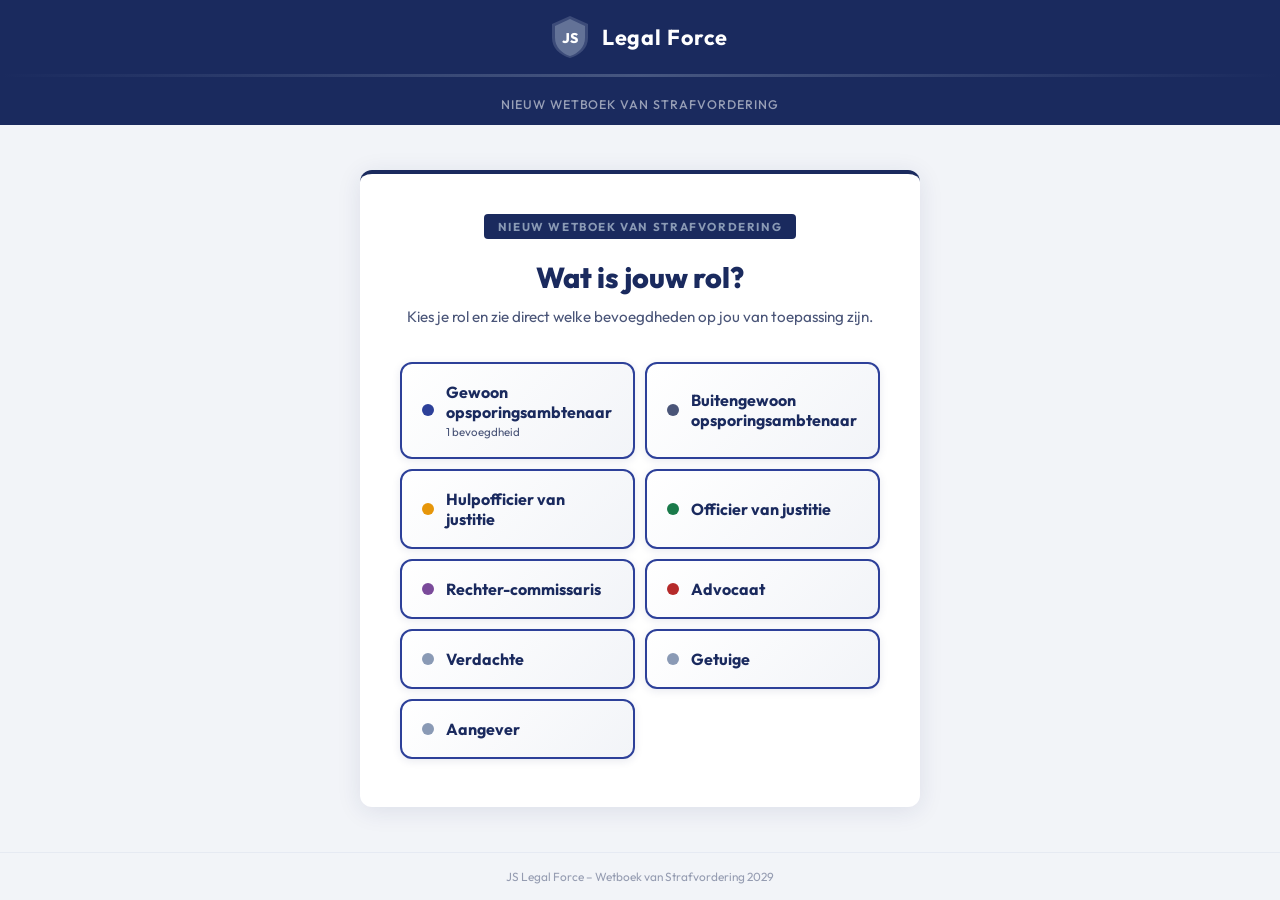
<file: index.html>
<!DOCTYPE html>
<html lang="nl">
<head>
<meta charset="UTF-8">
<meta name="viewport" content="width=device-width, initial-scale=1.0">
<title>Wetboek van Strafvordering – JS Legal Force</title>
<link rel="preconnect" href="https://fonts.googleapis.com">
<link href="https://fonts.googleapis.com/css2?family=Outfit:wght@400;500;600;700;800&display=swap" rel="stylesheet">
<style>
:root {
  --blauw:       rgb(26,42,94);
  --blauw-mid:   rgb(36,53,128);
  --blauw-licht: rgb(45,64,153);
  --zilver:      rgb(138,154,181);
  --achtergrond: rgb(242,244,248);
  --grijs-mid:   rgb(221,226,239);
  --wit:         #ffffff;
  --tekst:       rgb(26,42,94);
  --tekst-mid:   rgb(74,85,120);
  --groen:       rgb(26,122,74);
  --groen-licht: rgb(230,244,237);
  --rood:        rgb(181,42,42);
  --rood-licht:  rgb(250,234,234);
  --shadow:      0 4px 24px rgba(26,42,94,0.10);
  --radius:      12px;
}
*,*::before,*::after{box-sizing:border-box;margin:0;padding:0;}
html{font-size:16px;scroll-behavior:smooth;}
body{font-family:'Outfit',sans-serif;background:var(--achtergrond);color:var(--tekst);min-height:100vh;display:flex;flex-direction:column;}

/* ── Header ── */
.header{background:var(--blauw);}
.header-inner{display:flex;align-items:center;justify-content:center;gap:14px;padding:16px 24px;}
.header-schild{width:36px;height:42px;flex-shrink:0;}
.header-naam{font-weight:700;font-size:1.35rem;letter-spacing:0.04em;color:var(--wit);}
.header-lijn{height:3px;background:linear-gradient(90deg,transparent,var(--zilver),transparent);opacity:0.4;}
.header-sub{text-align:center;padding:20px 24px 13px;font-size:0.78rem;color:rgba(255,255,255,0.55);letter-spacing:0.08em;text-transform:uppercase;font-weight:500;}

/* ── Startscherm ── */
#scherm-start{flex:1;display:flex;align-items:center;justify-content:center;padding:32px 16px;}
.start-kaart{background:var(--wit);border-radius:var(--radius);box-shadow:var(--shadow);border-top:4px solid var(--blauw);padding:40px;width:100%;max-width:560px;text-align:center;}
.start-badge{display:inline-block;background:var(--blauw);color:var(--zilver);font-size:0.72rem;font-weight:700;letter-spacing:0.14em;text-transform:uppercase;padding:5px 14px;border-radius:4px;margin-bottom:20px;}
.start-titel{font-weight:800;font-size:1.8rem;color:var(--blauw);margin-bottom:10px;}
.start-sub{font-size:0.95rem;color:var(--tekst-mid);margin-bottom:32px;line-height:1.6;}
.rol-grid{display:grid;grid-template-columns:1fr 1fr;gap:10px;margin-bottom:8px;}
@media(max-width:480px){.rol-grid{grid-template-columns:1fr;}}
.rol-knop{display:flex;align-items:center;gap:12px;padding:18px 20px;background:linear-gradient(135deg, var(--wit) 0%, var(--achtergrond) 100%);border:2px solid var(--blauw-licht);border-radius:12px;cursor:pointer;text-align:left;transition:all 0.3s;font-family:'Outfit',sans-serif;box-shadow: 0 2px 8px rgba(26,42,94,0.1);}
.rol-knop:hover{background:linear-gradient(135deg, #f0f2f5 0%, #e8ecf5 100%);border-color:var(--blauw);transform:translateY(-1px);box-shadow: 0 4px 12px rgba(26,42,94,0.15);}
.rol-bol{width:12px;height:12px;border-radius:50%;flex-shrink:0;}
.rol-knop-naam{font-size:1rem;font-weight:700;color:var(--tekst);}

/* ── Bevoegdhedenscherm ── */
#scherm-bev{display:none;flex:1;flex-direction:column;}
.bev-header{background:var(--blauw);padding:12px 24px;display:flex;align-items:center;gap:12px;}
.terug-knop{display:flex;align-items:center;gap:6px;background:rgba(255,255,255,0.12);border:1px solid rgba(255,255,255,0.2);border-radius:7px;padding:7px 13px;color:var(--wit);font-family:'Outfit',sans-serif;font-size:0.82rem;font-weight:600;cursor:pointer;transition:all 0.2s;}
.terug-knop:hover{background:rgba(255,255,255,0.2);}
.bev-header-rol{display:flex;align-items:center;gap:8px;flex:1;}
.bev-header-bol{width:9px;height:9px;border-radius:50%;flex-shrink:0;}
.bev-header-naam{font-weight:700;font-size:1rem;color:var(--wit);}
.bev-count{font-size:0.75rem;color:rgba(255,255,255,0.55);background:rgba(255,255,255,0.1);padding:3px 10px;border-radius:20px;}

/* Zoekbalk */
.zoek-wrap{padding:16px 20px 10px;max-width:860px;margin:0 auto;width:100%;}
.zoek-inner{display:flex;align-items:center;gap:8px;background:var(--wit);border:2px solid var(--grijs-mid);border-radius:9px;padding:9px 14px;transition:border-color 0.2s;}
.zoek-inner:focus-within{border-color:var(--blauw-licht);}
.zoek-inner svg{color:var(--zilver);flex-shrink:0;}
#zoek-input{flex:1;border:none;outline:none;font-family:'Outfit',sans-serif;font-size:0.95rem;color:var(--tekst);background:transparent;}
#zoek-input::placeholder{color:var(--zilver);}

/* Lijst */
.bev-lijst{flex:1;padding:0 20px 40px;max-width:860px;margin:0 auto;width:100%;display:flex;flex-direction:column;gap:10px;}

/* Bevoegdheid kaart */
.bev-kaart{background:var(--wit);border-radius:var(--radius);box-shadow:var(--shadow);border-top:4px solid var(--blauw);overflow:hidden;transition:box-shadow 0.2s;}
.bev-kaart:hover{box-shadow:0 6px 28px rgba(26,42,94,0.14);}
.bev-kaart.open{border-top-color:var(--blauw-licht);}
.bev-kop{display:flex;align-items:center;gap:12px;padding:15px 20px;cursor:pointer;user-select:none;}
.bev-nr{width:28px;height:28px;border-radius:50%;background:var(--blauw);color:var(--wit);display:flex;align-items:center;justify-content:center;font-size:0.8rem;font-weight:800;flex-shrink:0;}
.bev-naam-wrap{flex:1;}
.bev-naam{font-size:0.95rem;font-weight:700;color:var(--tekst);}
.bev-art{font-size:0.72rem;font-weight:700;background:var(--achtergrond);color:var(--blauw);padding:2px 8px;border-radius:4px;border:1px solid var(--grijs-mid);white-space:nowrap;}
.bev-chev{color:var(--zilver);flex-shrink:0;transition:transform 0.2s;}
.bev-kaart.open .bev-chev{transform:rotate(180deg);color:var(--blauw);}

/* Detail */
.bev-detail{display:none;border-top:2px solid var(--grijs-mid);}
.bev-kaart.open .bev-detail{display:block;}

/* Tabs */
.tab-balk{display:flex;border-bottom:2px solid var(--grijs-mid);padding:0 20px;overflow-x:auto;}
.tab-balk::-webkit-scrollbar{display:none;}
.tab-btn{font-family:'Outfit',sans-serif;font-size:0.78rem;font-weight:700;text-transform:uppercase;letter-spacing:0.08em;color:var(--tekst-mid);background:none;border:none;border-bottom:2px solid transparent;margin-bottom:-2px;padding:10px 14px;cursor:pointer;transition:all 0.15s;white-space:nowrap;}
.tab-btn:hover{color:var(--blauw);}
.tab-btn.actief{color:var(--blauw);border-bottom-color:var(--blauw);}
.tab-win{color:var(--groen);}
.tab-win.actief{color:var(--groen);border-bottom-color:var(--groen);}

.tab-inhoud{display:none;padding:20px;}
.tab-inhoud.actief{display:block;}

/* Artikeltekst kolommen */
.art-grid{display:grid;grid-template-columns:3fr 2fr;gap:14px;}
@media(max-width:600px){.art-grid{grid-template-columns:1fr;}}
.art-col{background:var(--achtergrond);border-radius:9px;overflow:hidden;border:1px solid var(--grijs-mid);}
.art-col-kop{font-size:0.7rem;font-weight:700;text-transform:uppercase;letter-spacing:0.1em;padding:8px 13px;border-bottom:1px solid var(--grijs-mid);}
.art-col-kop.oud{color:var(--tekst-mid);}
.art-col-kop.nieuw{color:var(--blauw-licht);}
.art-col-tekst{padding:16px 18px;font-size:0.9rem;color:var(--tekst);}
.wet-lid{display:flex;gap:0.5em;margin-bottom:14px;line-height:1.8;}
.wet-lid:last-child{margin-bottom:0;}
.wet-lid-nr{font-weight:800;color:var(--blauw);flex-shrink:0;min-width:1.6em;}
.wet-lid-tekst{flex:1;}
.wet-alinea{line-height:1.8;}
.art-col-tekst.leeg{color:var(--zilver);font-style:italic;padding:14px 16px;}
.art-col-tekst.leeg{color:var(--zilver);font-style:italic;}

/* Uitleg blok */
.oud-sectie-label{display:none;}
.oud-sectie-badge{background:var(--achtergrond);color:var(--tekst-mid);padding:2px 8px;border-radius:4px;font-size:0.72rem;font-weight:700;border:1px solid var(--grijs-mid);}
.oud-vervallen{background:var(--rood-licht);color:var(--rood);border-color:rgba(181,42,42,0.2);}
.sectie-label{font-size:0.78rem;font-weight:700;color:var(--blauw);margin-bottom:10px;display:flex;align-items:center;gap:8px;}
.sectie-badge{background:#eef1f9;color:var(--blauw);padding:2px 8px;border-radius:4px;font-size:0.7rem;font-weight:700;}
.artikel-nieuw{background:#f4f6fc;border-radius:9px;border-left:3px solid var(--blauw);padding:16px 18px;margin-bottom:18px;}
.wet-lid{display:flex;gap:10px;margin-bottom:12px;line-height:1.8;font-size:0.92rem;color:var(--tekst);}
.wet-lid:last-child{margin-bottom:0;}
.wet-lid-nr{font-weight:700;color:var(--blauw);flex-shrink:0;min-width:20px;}
.wet-lid-tekst{flex:1;}
.wet-alinea{font-size:0.92rem;line-height:1.8;color:var(--tekst);}
.oud-blok{border:1px solid var(--grijs-mid);border-radius:9px;overflow:hidden;}
.oud-kop{display:flex;align-items:center;gap:12px;padding:11px 14px;cursor:pointer;background:var(--achtergrond);user-select:none;transition:background 0.15s;}
.oud-kop:hover{background:#e8ecf5;}
.oud-art-tag{font-size:0.72rem;font-weight:700;color:var(--tekst-mid);background:var(--wit);border:1px solid var(--grijs-mid);padding:2px 9px;border-radius:4px;white-space:nowrap;flex-shrink:0;}
.oud-kop-links{display:flex;flex-direction:column;gap:3px;flex:1;}
.oud-kop-regel1{font-size:0.88rem;font-weight:600;color:var(--tekst);}
.oud-kop-regel2{font-size:0.8rem;color:var(--tekst-mid);}
.oud-kop-naam{flex:1;font-size:0.88rem;font-weight:600;color:var(--tekst-mid);}
.oud-kop-links{flex:1;display:flex;flex-direction:column;gap:3px;}
.sam-blok{margin-top:6px;padding:14px 16px;background:var(--achtergrond);border-radius:9px;}
.sam-titel{font-size:0.7rem;font-weight:700;text-transform:uppercase;letter-spacing:0.1em;color:#b07000;margin-bottom:10px;}
.sam-chips{display:flex;flex-direction:column;gap:0;}
.sam-kaart{background:var(--achtergrond);border:1px solid var(--grijs-mid);border-radius:9px;overflow:hidden;margin-bottom:8px;}
.sam-kaart-kop{display:flex;align-items:center;justify-content:space-between;padding:10px 14px;gap:12px;cursor:pointer;user-select:none;background:var(--achtergrond);}
.sam-kaart-pijl{font-size:0.75rem;color:var(--zilver);transition:transform 0.2s;}
.sam-kaart-kop.open .sam-kaart-pijl{transform:rotate(180deg);}
.sam-kaart-naam{font-size:0.88rem;font-weight:700;color:var(--tekst);line-height:1.3;}
.sam-kaart-art{font-size:0.72rem;font-weight:700;background:var(--achtergrond);color:var(--blauw);padding:2px 8px;border-radius:4px;border:1px solid var(--grijs-mid);white-space:nowrap;}
.sam-kaart-wet{padding:10px 14px 14px;font-size:0.88rem;line-height:1.8;color:var(--tekst-mid);border-top:1px solid var(--grijs-mid);}
.oud-kop-regel1{font-size:0.88rem;font-weight:600;color:var(--tekst);}
.oud-kop-regel2{font-size:0.75rem;color:var(--tekst-mid);}
.oud-kop-hint{font-size:0.75rem;color:var(--zilver);white-space:nowrap;}
.oud-pijl{font-size:0.75rem;color:var(--zilver);transition:transform 0.2s;flex-shrink:0;}
.oud-kop.open .oud-pijl{transform:rotate(180deg);}
.oud-kop.open .oud-kop-hint{display:none;}
.oud-tekst-blok{display:none;padding:14px 16px;border-top:1px solid var(--grijs-mid);background:var(--wit);}
.oud-tekst-blok.zichtbaar{display:block;}
.oud-tekst{font-size:0.88rem;color:var(--tekst-mid);line-height:1.8;}
.oud-leeg{font-size:0.88rem;color:var(--zilver);font-style:italic;}
.uitleg-blok{background:var(--achtergrond);border-radius:9px;border-left:4px solid var(--blauw);padding:14px 16px;font-size:0.9rem;line-height:1.75;color:var(--tekst);}
.uitleg-blok.leeg{color:var(--zilver);font-style:italic;}

/* Leeg state */
.leeg-state{text-align:center;padding:48px 20px;color:var(--tekst-mid);}
.leeg-state strong{display:block;font-size:1rem;font-weight:800;color:var(--blauw);margin-bottom:6px;}

/* Footer */
.footer{text-align:center;padding:16px;font-size:0.74rem;color:var(--tekst-mid);opacity:0.55;border-top:1px solid var(--grijs-mid);}

@media(max-width:560px){
  .start-kaart{padding:28px 18px;}
  .bev-kop{padding:13px 14px;}
  .tab-inhoud{padding:14px;}
  .zoek-wrap,.bev-lijst{padding-left:14px;padding-right:14px;}
}
</style>
</head>
<body>

<!-- ── Header ── -->
<header class="header">
  <div class="header-inner">
    <svg class="header-schild" viewBox="0 0 36 42" fill="none">
      <path d="M18 0L36 8V22C36 32 28 39 18 42C8 39 0 32 0 22V8L18 0Z" fill="#8a9ab5" opacity="0.3"/>
      <path d="M18 3L33 10V22C33 31 26 37.5 18 40C10 37.5 3 31 3 22V10L18 3Z" fill="#8a9ab5" opacity="0.5"/>
      <text x="18" y="27" text-anchor="middle" font-family="Outfit,sans-serif" font-weight="800" font-size="14" fill="white">JS</text>
    </svg>
    <span class="header-naam">Legal Force</span>
  </div>
  <div class="header-lijn"></div>
  <p class="header-sub">Nieuw Wetboek van Strafvordering</p>
</header>

<!-- ── Startscherm: Rol kiezen ── -->
<div id="scherm-start">
  <div class="start-kaart">
    <span class="start-badge">Nieuw Wetboek van Strafvordering</span>
    <h1 class="start-titel">Wat is jouw rol?</h1>
    <p class="start-sub">Kies je rol en zie direct welke bevoegdheden op jou van toepassing zijn.</p>
    <div class="rol-grid" id="rol-grid">
      <!-- Wordt gevuld door JS -->
    </div>
  </div>
</div>

<!-- ── Bevoegdhedenscherm ── -->
<div id="scherm-bev">
  <div class="bev-header">
    <button class="terug-knop" onclick="terug()">
      <svg width="14" height="14" viewBox="0 0 14 14" fill="none">
        <path d="M9 3L5 7l4 4" stroke="currentColor" stroke-width="1.6" stroke-linecap="round" stroke-linejoin="round"/>
      </svg>
      Terug
    </button>
    <div class="bev-header-rol">
      <div class="bev-header-bol" id="hdr-bol"></div>
      <div class="bev-header-naam" id="hdr-naam"></div>
    </div>
    <div class="bev-count" id="hdr-count"></div>
  </div>

  <div class="zoek-wrap">
    <div class="zoek-inner">
      <svg width="15" height="15" viewBox="0 0 15 15" fill="none">
        <circle cx="6" cy="6" r="4.5" stroke="currentColor" stroke-width="1.4"/>
        <path d="M9.5 9.5L13 13" stroke="currentColor" stroke-width="1.4" stroke-linecap="round"/>
      </svg>
      <input id="zoek-input" type="text" placeholder="Zoek op bevoegdheid of trefwoord…" oninput="zoek()">
    </div>
  </div>

  <div class="bev-lijst" id="bev-lijst"></div>
</div>

<footer class="footer">JS Legal Force – Wetboek van Strafvordering 2029</footer>

<script>
/* ════════ DATA ════════ */
const ROLLEN = {
  gewoon:       { naam:"Gewoon opsporingsambtenaar",        kleur:"#2d4099" },
  buitengewoon: { naam:"Buitengewoon opsporingsambtenaar",  kleur:"#4a5578" },
  hulpofficier: { naam:"Hulpofficier van justitie",         kleur:"#e6960a" },
  officier:     { naam:"Officier van justitie",             kleur:"#1a7a4a" },
  rc:           { naam:"Rechter-commissaris",               kleur:"#7a4a9a" },
  advocaat:     { naam:"Advocaat",                          kleur:"#b52a2a" },
  verdachte:    { naam:"Verdachte",                         kleur:"#8a9ab5" },
  getuige:      { naam:"Getuige",                           kleur:"#8a9ab5" },
  aangever:     { naam:"Aangever",                          kleur:"#8a9ab5" }
};

let actieveRol = null;
let alleData   = {};
let zoekterm   = "";

/* ════════ DATA LADEN ════════ */
async function laadData() {
  try {
    const r = await fetch("data.json");
    if (r.ok) {
      alleData = await r.json();
    }
  } catch(e) {
    // data.json niet gevonden — gebruik lege data
    alleData = {};
  }
  Object.keys(ROLLEN).forEach(k => { if (!alleData[k]) alleData[k] = []; });
  renderRollen();
}

/* ════════ STARTSCHERM ════════ */
function renderRollen() {
  const grid = document.getElementById("rol-grid");
  grid.innerHTML = Object.entries(ROLLEN).map(([k, r]) => {
    const n = (alleData[k] || []).length;
    return `
      <button class="rol-knop" onclick="openRol('${k}')">
        <div class="rol-bol" style="background:${r.kleur}"></div>
        <div>
          <div class="rol-knop-naam">${r.naam}</div>
          ${n ? `<div style="font-size:0.72rem;color:var(--tekst-mid);margin-top:2px">${n} bevoegdheid${n!==1?"en":""}</div>` : ""}
        </div>
      </button>`;
  }).join("");
}

function openRol(rol) {
  actieveRol = rol;
  zoekterm   = "";
  document.getElementById("zoek-input").value = "";
  const r = ROLLEN[rol];
  document.getElementById("hdr-bol").style.background  = r.kleur;
  document.getElementById("hdr-naam").textContent       = r.naam;
  document.getElementById("scherm-start").style.display = "none";
  document.getElementById("scherm-bev").style.display   = "flex";
  renderBev();
  window.scrollTo(0,0);
}

function terug() {
  document.getElementById("scherm-start").style.display = "flex";
  document.getElementById("scherm-bev").style.display   = "none";
  actieveRol = null;
}

/* ════════ BEVOEGDHEDEN ════════ */
function zoek() {
  zoekterm = document.getElementById("zoek-input").value.trim().toLowerCase();
  renderBev();
}

function renderBev() {
  const lijst  = (alleData[actieveRol] || []);
  const filter = zoekterm
    ? lijst.filter(b =>
        (b.naam||"").toLowerCase().includes(zoekterm) ||
        (b.artikel||"").toLowerCase().includes(zoekterm) ||
        (b.nieuw||"").toLowerCase().includes(zoekterm) ||
        (b.kort||"").toLowerCase().includes(zoekterm) ||
        (b.oud||"").toLowerCase().includes(zoekterm))
    : lijst;

  document.getElementById("hdr-count").textContent = `${filter.length} bevoegdheid${filter.length!==1?"en":""}`;

  const wrap = document.getElementById("bev-lijst");
  if (!filter.length) {
    wrap.innerHTML = `<div class="leeg-state"><strong>${zoekterm ? "Geen resultaten" : "Nog geen bevoegdheden"}</strong>${zoekterm ? "Probeer een andere zoekterm." : "Bevoegdheden worden binnenkort toegevoegd."}</div>`;
    return;
  }

  wrap.innerHTML = filter.map((b, i) => kaartHTML(b, i)).join("");
  wrap.querySelectorAll(".bev-kop").forEach(k => {
    k.addEventListener("click", () => toggleKaart(k.closest(".bev-kaart")));
  });
  wrap.querySelectorAll(".tab-btn").forEach(btn => {
    btn.addEventListener("click", e => { e.stopPropagation(); switchTab(btn); });
  });
  wrap.querySelectorAll(".oud-kop").forEach(kop => kop.addEventListener("click", e => { e.stopPropagation(); toggleOud(kop); }));
  wrap.querySelectorAll(".sam-kaart-kop").forEach(kop => kop.addEventListener("click", e => { e.stopPropagation(); toggleSamKaart(kop); }));
  wrap.querySelectorAll(".tab-btn").forEach(btn => btn.addEventListener("click", e => { e.stopPropagation(); switchTab(btn); }));
}

function kaartHTML(b, i) {
  var naam = b.naam || "Nieuwe bevoegdheid";
  var art = b.artikel || "";
  var heeftOud = b.oud && b.oud.trim() && !b.oudNvt;
  var heeftWin = b.watIsNieuw && b.watIsNieuw.trim() && !b.winNvt;
  var heeftMvt = b.mvt && b.mvt.trim() && b.mvtNvt !== true;
  var heeftSam = b.samArtikelen && b.samArtikelen.length > 0 &&
    b.samArtikelen.some(function(a){ return typeof a==='object' ? !!(a.naam||a.artikel||a.wettekst) : !!(a&&a.trim()); }) &&
    !b.samNvt;
  var open = b._open ? "open" : "";
  return '<div class="bev-kaart ' + open + '">' +
    '<div class="bev-kop">' +
      '<div class="bev-nr">' + (i+1) + '</div>' +
      '<div class="bev-naam">' + e(naam) + '</div>' +
      (art ? '<div class="bev-art">' + e(art) + '</div>' : '') +
      '<svg class="bev-chev" width="16" height="16" viewBox="0 0 16 16" fill="none"><path d="M4 6l4 4 4-4" stroke="currentColor" stroke-width="1.6" stroke-linecap="round" stroke-linejoin="round"/></svg>' +
    '</div>' +
    '<div class="bev-detail">' +
      '<div class="tab-balk">' +
        '<button class="tab-btn actief" data-tab="artikeltekst">Artikeltekst</button>' +
        '<button class="tab-btn" data-tab="uitleg">Korte uitleg</button>' +
        '<button class="tab-btn" data-tab="mvt">MvT</button>' +
      '</div>' +
      '<div class="tab-inhoud actief" data-tab="artikeltekst">' +
        '<div class="sectie-label">Nieuw WvSv ' + (b.artikel ? '<span class="sectie-badge">' + e(b.artikel) + '</span>' : '') + '</div>' +
        '<div class="artikel-nieuw">' + (b.nieuw ? wetTekst(b.nieuw) : '<span style="color:var(--zilver);font-style:italic;font-size:0.9rem;">Nog geen tekst ingevoerd.</span>') + '</div>' +
        (heeftWin ?
          '<div class="sectie-label" style="margin-top:18px;">Wat is nieuw</div>' +
          (b.winType === 'bullets' && b.winBullets && b.winBullets.filter(function(x){return x.trim();}).length ?
            '<ul class="win-bullets">' +
            b.winBullets.filter(function(x){return x.trim();}).map(function(x){return '<li class="win-bullet">' + e(x) + '</li>';}).join('') +
            '</ul>'
          : '<div class="uitleg-blok" style="margin-top:6px;">' + korteTekst(b.watIsNieuw) + '</div>')
        : '') +
        (heeftSam ?
          '<div class="sectie-label" style="margin-top:18px;">Samenhangende artikelen</div>' +
          '<div class="sam-blok"><div class="sam-chips">' +
          b.samArtikelen.filter(function(a){return typeof a==='object'?(a.naam||a.artikel||a.wettekst):(a&&a.trim());}).map(function(a){
            var sNaam=typeof a==='object'?(a.naam||''):a;
            var sArt=typeof a==='object'?(a.artikel||''):'';
            var sWet=typeof a==='object'?(a.wettekst||''):'';
            return '<div class="sam-kaart">' +
              '<div class="sam-kaart-kop">' +
                '<div class="sam-kaart-naam">' + e(sNaam) + '</div>' +
                '<div style="display:flex;align-items:center;gap:8px;">' +
                  (sArt ? '<div class="sam-kaart-art">' + e(sArt) + '</div>' : '') +
                  (sWet ? '<div class="sam-kaart-pijl">&#9660;</div>' : '') +
                '</div>' +
              '</div>' +
              (sWet ? '<div class="sam-kaart-wet" style="display:none;">' + e(sWet) + '</div>' : '') +
            '</div>';
          }).join('') +
          '</div></div>'
        : '') +
        '<div class="sectie-label" style="margin-top:18px;">Oud WvSv <span style="font-weight:400;color:var(--tekst-mid);">(vervallen – ter vergelijking)</span></div>' +
        '<div class="oud-blok">' +
          '<div class="oud-kop">' +
            '<div class="oud-kop-links">' +
              '<div class="oud-kop-regel1">' + e(b.oudNaam||b.naam||"Oud artikel") + '</div>' +
              '<div class="oud-kop-regel2">Oud WvSv &nbsp;&middot;&nbsp; ' + e(b.oudArtikel||"") + ' &nbsp;&middot;&nbsp; <span style="color:var(--rood);font-weight:600;">vervallen</span></div>' +
            '</div>' +
            '<div class="oud-pijl">' + (heeftOud ? "&#9660;" : "&ndash;") + '</div>' +
          '</div>' +
          (heeftOud ?
            '<div class="oud-tekst-blok"><div class="oud-tekst">' + e(b.oud) + '</div></div>' :
            '<div class="oud-tekst-blok zichtbaar"><div class="oud-leeg">Geen oud artikel opgegeven.</div></div>') +
        '</div>' +
      '</div>' +
      '<div class="tab-inhoud" data-tab="uitleg">' +
        '<div class="uitleg-blok' + (b.kort ? '' : ' leeg') + '">' +
          (b.kort ? korteTekst(b.kort) : '<span style="color:var(--zilver);font-style:italic;font-size:0.92rem;">Nog geen uitleg toegevoegd.</span>') +
        '</div>' +
      '</div>' +
      '<div class="tab-inhoud" data-tab="mvt">' +
        (heeftMvt ?
          '<div class="sectie-label">Memorie van Toelichting <span class="sectie-badge">MvT</span></div><div class="uitleg-blok">' + korteTekst(b.mvt) + '</div>' :
          '<div class="uitleg-blok leeg">Geen Memorie van Toelichting beschikbaar voor dit artikel.</div>') +
      '</div>' +
    '</div>' +
  '</div>';
}
function toggleKaart(kaart) { kaart.classList.toggle("open"); }

function toggleOud(kop) {
  const blok = kop.nextElementSibling;
  if (!blok) return;
  const open = blok.classList.contains("zichtbaar");
  blok.classList.toggle("zichtbaar", !open);
  kop.classList.toggle("open", !open);
  const hint = kop.querySelector(".oud-kop-hint");
  if (hint) hint.textContent = open ? "Klik voor volledige tekst" : "Klik om te sluiten";
}

function switchTab(btn) {
  const detail = btn.closest(".bev-detail");
  const tab    = btn.dataset.tab;
  detail.querySelectorAll(".tab-btn").forEach(b => b.classList.toggle("actief", b.dataset.tab===tab));
  detail.querySelectorAll(".tab-inhoud").forEach(p => p.classList.toggle("actief", p.dataset.tab===tab));
}

function korteTekst(tekst) {
  const clean = tekst.replace(/\r\n|\r/g,'\n').trim();
  const regels = clean.split('\n').filter(r => r.trim());
  if (regels.length <= 1) return '<p class="uitleg-alinea">' + e(clean) + '</p>';
  return regels.map(r => '<p class="uitleg-alinea">' + e(r.trim()) + '</p>').join('');
}

function wetTekst(tekst) {
  const clean = tekst.replace(/\r\n|\r/g, '\n').replace(/\n+/g, '\n').trim();
  // Splits op "1. " "2. " etc — ook midden in tekst
  const parts = clean.split(/(?=(?:^|(?<=\s))(\d+)\. )/);
  // Alternatief: regex die splitst op genummerde leden
  const lidRe = /^(\d+)\.\s+/;
  const regels = clean.split('\n');
  
  // Bouw leden op: als een regel begint met een cijfer+punt, is het een nieuw lid
  const leden = [];
  let huidigLid = null;
  
  for (const regel of regels) {
    const m = regel.match(/^(\d+)\.\s+(.*)/);
    if (m) {
      if (huidigLid) leden.push(huidigLid);
      huidigLid = { nr: m[1], tekst: m[2] };
    } else if (huidigLid) {
      huidigLid.tekst += ' ' + regel.trim();
    } else {
      // Tekst vóór eerste lid — of geen lidnummers
      if (leden.length === 0 && !huidigLid) {
        huidigLid = { nr: null, tekst: regel };
      }
    }
  }
  if (huidigLid) leden.push(huidigLid);
  
  if (leden.length === 0) return '<p class="wet-alinea">' + e(clean) + '</p>';
  
  // Als er geen genummerde leden zijn, probeer te splitsen op "N. " patroon in lopende tekst
  if (leden.length === 1 && leden[0].nr === null) {
    const inlineSplit = clean.split(/(?=\b\d+\.\s)/);
    if (inlineSplit.length > 1) {
      return inlineSplit.map(deel => {
        const im = deel.match(/^(\d+)\.\s+(.*)/s);
        if (im) return '<div class="wet-lid"><span class="wet-lid-nr">' + im[1] + '.</span><span class="wet-lid-tekst">' + e(im[2].trim()) + '</span></div>';
        return deel.trim() ? '<p class="wet-alinea">' + e(deel.trim()) + '</p>' : '';
      }).join('');
    }
    return '<p class="wet-alinea">' + e(clean) + '</p>';
  }
  
  return leden.map(lid => {
    if (lid.nr === null) return '<p class="wet-alinea">' + e(lid.tekst) + '</p>';
    return '<div class="wet-lid"><span class="wet-lid-nr">' + lid.nr + '.</span><span class="wet-lid-tekst">' + e(lid.tekst.trim()) + '</span></div>';
  }).join('');
}

function e(s) {
  return String(s).replace(/&/g,"&amp;").replace(/</g,"&lt;").replace(/>/g,"&gt;");
}

function toggleSamKaart(kop) {
  var wet = kop.nextElementSibling;
  if (!wet) return;
  var isOpen = wet.style.display !== 'none';
  wet.style.display = isOpen ? 'none' : 'block';
  kop.classList.toggle('open', !isOpen);
}
document.addEventListener("click", function(e) {
  var samKop = e.target.closest(".sam-kaart-kop");
  if (!samKop) return;
  e.stopPropagation();
  var wet = samKop.nextElementSibling;
  if (!wet) return;
  var isOpen = wet.style.display === "block";
  wet.style.display = isOpen ? "none" : "block";
  samKop.classList.toggle("open", !isOpen);
}, true);
laadData();
</script>
</body>
</html>
</file>
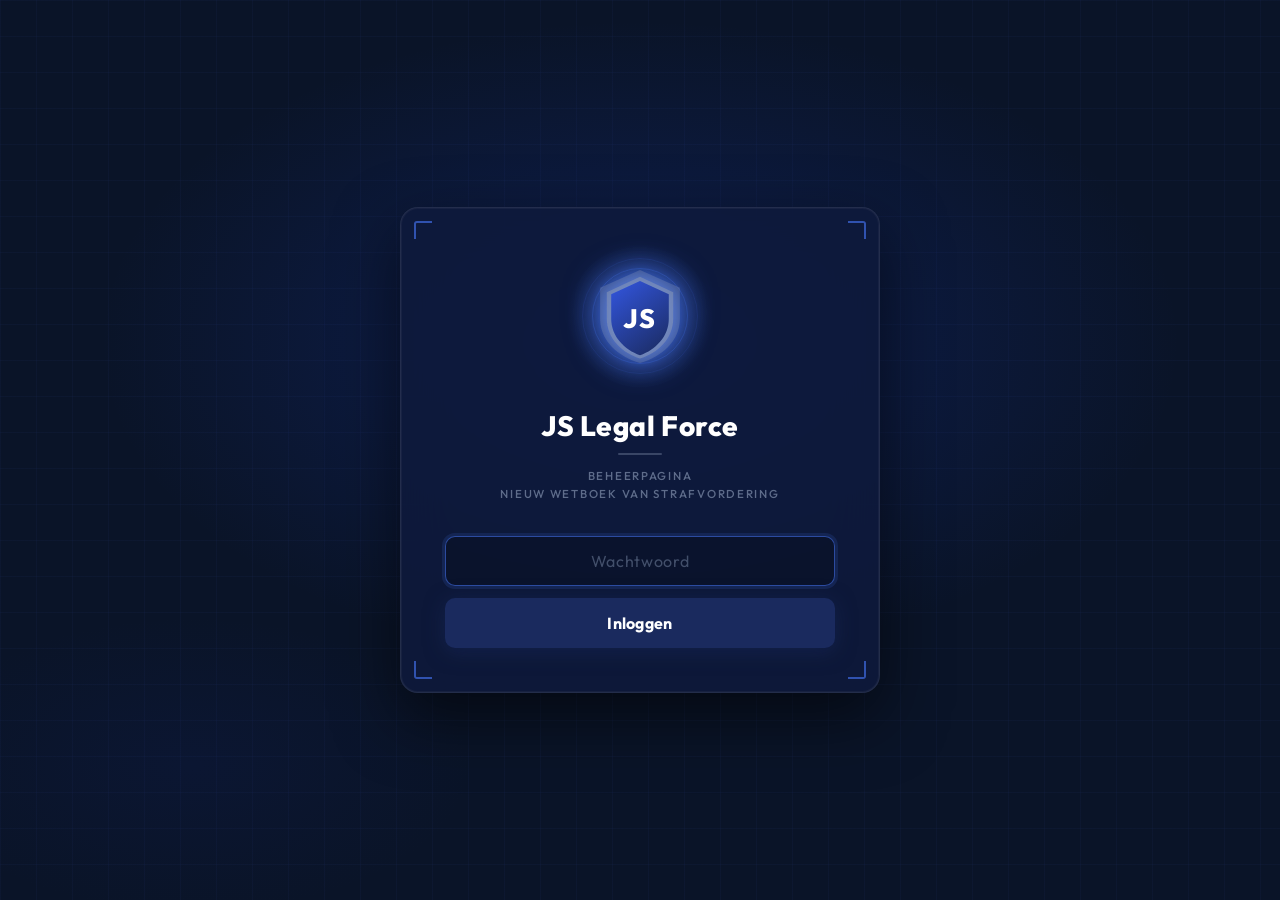
<file: beheer.html>
<!DOCTYPE html>
<html lang="nl">
<head>
<meta charset="UTF-8">
<meta name="viewport" content="width=device-width, initial-scale=1.0">
<title>Beheerpagina – JS Legal Force</title>
<link rel="preconnect" href="https://fonts.googleapis.com">
<link href="https://fonts.googleapis.com/css2?family=Outfit:wght@400;500;600;700;800&display=swap" rel="stylesheet">
<style>

/* ══════════════════════════════════
   DESIGN TOKENS — exact van GitHub
══════════════════════════════════ */
:root {
  /* Kleuren */
  --blauw:        rgb(26, 42, 94);
  --blauw-mid:    rgb(36, 53, 128);
  --blauw-licht:  rgb(45, 64, 153);
  --zilver:       rgb(138, 154, 181);
  --achtergrond:  rgb(242, 244, 248);
  --grijs-mid:    rgb(221, 226, 239);
  --wit:          #ffffff;
  --tekst:        rgb(26, 42, 94);
  --tekst-mid:    rgb(74, 85, 120);
  --groen:        rgb(26, 122, 74);
  --groen-licht:  rgb(230, 244, 237);
  --rood:         rgb(181, 42, 42);
  --rood-licht:   rgb(250, 234, 234);
  --oranje:       rgb(230, 150, 10);
  --shadow:       0 4px 24px rgba(26,42,94,0.10);
  --radius:       12px;

  /* Login donker thema */
  --d-bg:         #0a1428;
  --d-card:       rgba(14, 26, 60, 0.88);
  --d-border:     rgba(255,255,255,0.09);
  --d-bracket:    rgba(74,123,255,0.6);
  --d-wit:        #ffffff;
  --d-muted:      rgba(138,154,181,0.65);
}

*, *::before, *::after { box-sizing: border-box; margin: 0; padding: 0; }
html { font-size: 16px; scroll-behavior: smooth; }

body {
  font-family: 'Outfit', sans-serif;
  background: var(--achtergrond);
  color: var(--tekst);
  min-height: 100vh;
}

/* ══════════════════════════════════
   LOGIN SCHERM
══════════════════════════════════ */
#login {
  min-height: 100vh;
  display: flex;
  align-items: center;
  justify-content: center;
  padding: 24px;
  background-color: var(--d-bg);
  background-image:
    linear-gradient(rgba(74,123,255,0.04) 1px, transparent 1px),
    linear-gradient(90deg, rgba(74,123,255,0.04) 1px, transparent 1px);
  background-size: 36px 36px;
  position: relative;
}
#login::before {
  content: '';
  position: absolute; inset: 0; pointer-events: none;
  background:
    radial-gradient(ellipse 65% 55% at 50% 38%, rgba(26,63,200,0.25) 0%, transparent 65%),
    radial-gradient(ellipse 40% 30% at 15% 85%, rgba(20,40,140,0.10) 0%, transparent 55%);
}

/* Glasmorphism kaart */
.login-kaart {
  position: relative; z-index: 1;
  background: var(--d-card);
  border: 1px solid var(--d-border);
  border-radius: 18px;
  padding: 48px 44px 44px;
  width: 100%; max-width: 480px;
  text-align: center;
  backdrop-filter: blur(24px);
  box-shadow: 0 0 0 1px rgba(255,255,255,0.04) inset, 0 24px 64px rgba(0,0,0,0.55);
}

/* Corner brackets */
.login-kaart::before, .login-kaart::after,
.login-kaart .hoek-ro, .login-kaart .hoek-lo {
  content: '';
  position: absolute;
  width: 18px; height: 18px;
  border-color: var(--d-bracket);
  border-style: solid;
}
.login-kaart::before { top: 13px; left: 13px;  border-width: 2px 0 0 2px; border-radius: 3px 0 0 0; }
.login-kaart::after  { top: 13px; right: 13px; border-width: 2px 2px 0 0; border-radius: 0 3px 0 0; }
.login-kaart .hoek-ro { bottom: 13px; right: 13px; border-width: 0 2px 2px 0; border-radius: 0 0 3px 0; }
.login-kaart .hoek-lo { bottom: 13px; left: 13px;  border-width: 0 0 2px 2px; border-radius: 0 0 0 3px; }

/* Schild */
.schild-wrap {
  position: relative;
  width: 120px; height: 120px;
  margin: 0 auto 32px;
  display: flex; align-items: center; justify-content: center;
}
.schild-gloed {
  position: absolute;
  width: 170px; height: 170px;
  top: 50%; left: 50%;
  transform: translate(-50%, -50%);
  background: radial-gradient(circle, rgba(74,123,255,0.45) 0%, transparent 60%);
  border-radius: 50%;
  animation: gloeien 3s ease-in-out infinite;
  pointer-events: none;
}
.schild-ring1 {
  position: absolute;
  width: 96px; height: 96px;
  border: 1px solid rgba(74,123,255,0.22);
  border-radius: 50%;
  top: 50%; left: 50%; transform: translate(-50%,-50%);
}
.schild-ring2 {
  position: absolute;
  width: 116px; height: 116px;
  border: 1px solid rgba(74,123,255,0.10);
  border-radius: 50%;
  top: 50%; left: 50%; transform: translate(-50%,-50%);
}
.schild-svg {
  position: relative; z-index: 2;
  filter: drop-shadow(0 0 18px rgba(74,123,255,0.85)) drop-shadow(0 0 5px rgba(74,123,255,0.5));
}

@keyframes gloeien {
  0%, 100% { opacity: 0.5; transform: translate(-50%,-50%) scale(1); }
  50%       { opacity: 1;   transform: translate(-50%,-50%) scale(1.1); }
}

.login-merk {
  font-size: 1.75rem; font-weight: 800;
  color: var(--d-wit); letter-spacing: 0.02em;
  margin-bottom: 6px;
}
.login-streep {
  width: 44px; height: 1.5px;
  background: rgba(138,154,181,0.35);
  margin: 10px auto 12px; border-radius: 2px;
}
.login-sub {
  font-size: 0.72rem; color: var(--d-muted);
  text-transform: uppercase; letter-spacing: 0.15em;
  font-weight: 500; margin-bottom: 32px;
  line-height: 1.6;
}
.login-fout {
  background: rgba(181,42,42,0.12);
  border-left: 3px solid rgba(181,42,42,0.55);
  color: #f4a0a0; font-size: 0.82rem; font-weight: 500;
  padding: 9px 13px; border-radius: 6px;
  margin-bottom: 12px; text-align: left; display: none;
}
.ww-input {
  width: 100%; padding: 14px 18px;
  border: 1px solid rgba(255,255,255,0.13);
  border-radius: 10px;
  font-family: 'Outfit', sans-serif; font-size: 1rem;
  color: var(--d-wit); background: rgba(0,0,0,0.22);
  text-align: center; outline: none; margin-bottom: 12px;
  transition: border-color 0.2s, box-shadow 0.2s;
  letter-spacing: 0.04em;
}
.ww-input:focus {
  border-color: rgba(74,123,255,0.55);
  box-shadow: 0 0 0 3px rgba(74,123,255,0.13);
}
.ww-input::placeholder { color: rgba(138,154,181,0.45); }
.knop-login {
  display: flex; align-items: center; justify-content: center;
  width: 100%; padding: 15px;
  background: rgb(26, 42, 94);
  border: none; border-radius: 10px;
  color: var(--d-wit);
  font-family: 'Outfit', sans-serif;
  font-size: 1rem; font-weight: 700;
  cursor: pointer;
  transition: background 0.2s, transform 0.1s, box-shadow 0.2s;
  box-shadow: 0 4px 20px rgba(26,42,94,0.5);
  letter-spacing: 0.02em;
}
.knop-login:hover { background: rgb(36, 53, 128); box-shadow: 0 6px 28px rgba(26,42,94,0.65); }
.knop-login:active { transform: scale(0.98); }

/* ══════════════════════════════════
   HOOFD APP
══════════════════════════════════ */
#app { display: none; flex-direction: column; min-height: 100vh; }
#app.aan { display: flex; }

/* Header — exact als GitHub */
.app-header { background: var(--blauw); position: relative; }
.header-centrum { position: absolute; left: 50%; transform: translateX(-50%); text-align: center; pointer-events: none; }
.header-centrum-titel { font-size: 0.78rem; font-weight: 700; color: #ffffff; text-transform: uppercase; letter-spacing: 0.12em; }
.header-balk {
  display: flex; align-items: center; justify-content: space-between;
  padding: 13px 28px;
}
.header-logo { display: flex; align-items: center; gap: 12px; }
.header-logo-naam { font-weight: 700; font-size: 1.3rem; letter-spacing: 0.04em; color: var(--wit); }
.header-midden { font-size: 0.72rem; color: rgba(255,255,255,0.5); text-transform: uppercase; letter-spacing: 0.1em; font-weight: 500; }
.header-rechts { display: flex; align-items: center; gap: 10px; }
.badge-beheer {
  background: rgba(138,154,181,0.18); color: var(--zilver);
  font-size: 0.7rem; font-weight: 700; letter-spacing: 0.1em;
  text-transform: uppercase; padding: 5px 12px; border-radius: 4px;
  border: 1px solid rgba(138,154,181,0.28);
}
.knop-uitlog {
  background: transparent; color: rgba(255,255,255,0.5);
  border: 1px solid rgba(255,255,255,0.15); border-radius: 6px;
  font-family: 'Outfit', sans-serif; font-size: 0.8rem;
  padding: 6px 13px; cursor: pointer; transition: all 0.2s;
}
.knop-uitlog:hover { color: var(--wit); border-color: rgba(255,255,255,0.35); }
.header-lijn { height: 3px; background: linear-gradient(90deg, transparent, var(--zilver), transparent); opacity: 0.4; }
.header-subtitels { text-align: center; padding: 10px 24px 14px; display: flex; flex-direction: column; align-items: center; gap: 4px; }
.header-sub1 { font-size: 0.78rem; color: #ffffff; letter-spacing: 0.12em; text-transform: uppercase; font-weight: 700; }

.header-sub { display: none; }

/* Body layout */
.app-body {
  flex: 1; display: grid;
  grid-template-columns: 270px 1fr;
  gap: 24px;
  max-width: 1280px; margin: 0 auto; width: 100%;
  padding: 28px 24px 60px;
}
@media (max-width: 860px) { .app-body { grid-template-columns: 1fr; } }

/* ── Sidebar ── */
.sidebar { display: flex; flex-direction: column; gap: 10px; }

.kaart {
  background: var(--wit); border-radius: var(--radius);
  box-shadow: var(--shadow); overflow: hidden;
}
.kaart-kop {
  border-top: 4px solid var(--blauw);
  padding: 18px 18px 0;
}
.kaart-lichaam { padding: 14px 18px 18px; }

.sidebar-titel {
  font-size: 0.7rem; font-weight: 700;
  text-transform: uppercase; letter-spacing: 0.13em;
  color: var(--tekst-mid); margin-bottom: 12px;
}

/* Rollen */
.rol-item {
  display: flex; align-items: center; gap: 10px;
  padding: 9px 11px; border-radius: 8px;
  cursor: pointer; border: 2px solid transparent;
  transition: background 0.15s, border-color 0.15s;
  margin-bottom: 2px;
}
.rol-item:hover { background: var(--achtergrond); }
.rol-item.actief { background: #eef1f9; border-color: var(--blauw-licht); }
.rol-bol { width: 8px; height: 8px; border-radius: 50%; flex-shrink: 0; }
.rol-naam { font-size: 0.86rem; font-weight: 600; color: var(--tekst); flex: 1; line-height: 1.3; }
.rol-item.actief .rol-naam { color: var(--blauw); }
.rol-n {
  font-size: 0.72rem; font-weight: 700;
  color: var(--tekst-mid); background: var(--achtergrond);
  padding: 2px 8px; border-radius: 10px;
  min-width: 24px; text-align: center;
}

/* Toevoegen knop in sidebar */
.knop-plus {
  display: flex; align-items: center; justify-content: center; gap: 7px;
  width: 100%; padding: 11px;
  background: var(--achtergrond); border: 2px dashed var(--grijs-mid);
  border-radius: 8px; color: var(--blauw);
  font-family: 'Outfit', sans-serif; font-size: 0.88rem; font-weight: 700;
  cursor: pointer; transition: all 0.2s; margin-top: 10px;
}
.knop-plus:hover { background: #eef1f9; border-color: var(--blauw-licht); }

/* Publiceer kaart */
.pub-kaart {
  background: var(--wit); border-radius: var(--radius);
  box-shadow: var(--shadow);
  border-top: 4px solid var(--oranje);
  padding: 18px;
}
.pub-titel {
  font-size: 0.7rem; font-weight: 700;
  text-transform: uppercase; letter-spacing: 0.13em;
  color: #7a5000; margin-bottom: 7px;
}
.pub-sub { font-size: 0.82rem; color: var(--tekst-mid); margin-bottom: 14px; line-height: 1.55; }
.knop-pub {
  display: flex; align-items: center; justify-content: center; gap: 7px;
  width: 100%; padding: 12px;
  background: var(--blauw); border: none; border-radius: 8px;
  color: var(--wit); font-family: 'Outfit', sans-serif;
  font-size: 0.9rem; font-weight: 700;
  cursor: pointer; transition: background 0.2s; letter-spacing: 0.01em;
}
.knop-pub:hover { background: var(--blauw-mid); }

/* ── Hoofdinhoud ── */
.inhoud { display: flex; flex-direction: column; gap: 14px; }

/* Rol header */
.rol-header {
  background: var(--wit); border-radius: var(--radius);
  box-shadow: var(--shadow); border-top: 4px solid var(--blauw);
  padding: 20px 26px;
  display: flex; align-items: center; gap: 14px;
}
.rol-h-bol { width: 13px; height: 13px; border-radius: 50%; flex-shrink: 0; }
.rol-h-naam { font-weight: 800; font-size: 1.25rem; color: var(--blauw); }
.rol-h-sub { font-size: 0.82rem; color: var(--tekst-mid); margin-top: 1px; }

/* Bevoegdheid blok */
.bev {
  background: var(--wit); border-radius: var(--radius);
  box-shadow: var(--shadow); overflow: hidden;
  border-top: 4px solid var(--blauw);
  transition: box-shadow 0.2s, border-top-color 0.2s;
}
.bev:hover { box-shadow: 0 6px 30px rgba(26,42,94,0.15); }
.bev.open { border-top-color: var(--blauw-licht); }

.bev-kop {
  display: flex; align-items: center; gap: 12px;
  padding: 15px 22px; cursor: pointer;
  user-select: none;
}
.bev-nr {
  width: 28px; height: 28px; border-radius: 50%;
  background: var(--blauw); color: var(--wit);
  display: flex; align-items: center; justify-content: center;
  font-size: 0.82rem; font-weight: 800; flex-shrink: 0;
}
.bev-naam { font-size: 0.95rem; font-weight: 700; color: var(--tekst); flex: 1; }
.bev-art {
  font-size: 0.72rem; font-weight: 700;
  background: var(--achtergrond); color: var(--blauw);
  padding: 3px 9px; border-radius: 4px;
  border: 1px solid var(--grijs-mid); white-space: nowrap;
}
.bev-del {
  width: 30px; height: 30px; border-radius: 7px;
  background: var(--rood-licht); border: 1px solid rgba(181,42,42,0.2);
  color: var(--rood); cursor: pointer;
  display: flex; align-items: center; justify-content: center;
  transition: background 0.15s; flex-shrink: 0;
}
.bev-del:hover { background: #f5c4c4; }
.bev-chev { color: var(--zilver); flex-shrink: 0; transition: transform 0.2s; }
.bev.open .bev-chev { transform: rotate(180deg); color: var(--blauw); }

/* Formulier */
.bev-form {
  display: none;
  border-top: 2px solid var(--grijs-mid);
  padding: 24px 22px;
}
.bev.open .bev-form { display: block; }

/* Veld */
.veld { margin-bottom: 20px; }
.veld:last-of-type { margin-bottom: 0; }

.veld-top {
  display: flex; align-items: center; gap: 8px;
  margin-bottom: 7px;
}
.veld-nr {
  width: 22px; height: 22px; border-radius: 50%;
  background: var(--blauw); color: var(--wit);
  display: flex; align-items: center; justify-content: center;
  font-size: 0.7rem; font-weight: 800; flex-shrink: 0;
}
.veld-naam { font-size: 0.84rem; font-weight: 700; color: var(--blauw); flex: 1; }
.veld-hint { font-size: 0.74rem; color: var(--tekst-mid); font-weight: 400; }

/* Nieuw = lichter blauw accent */
.veld.nieuw .veld-naam { color: var(--blauw-licht); }
.veld.nieuw .veld-nr { background: var(--blauw-licht); }
/* Oud = zilver accent */
.veld.oud .veld-naam { color: var(--zilver); }
.veld.oud .veld-nr { background: var(--zilver); }

.veld input, .veld textarea {
  width: 100%; padding: 11px 14px;
  border: 2px solid var(--grijs-mid); border-radius: 8px;
  font-family: 'Outfit', sans-serif; font-size: 0.92rem;
  color: var(--tekst); background: var(--wit); outline: none;
  transition: border-color 0.2s, background 0.2s;
}
.veld input:focus, .veld textarea:focus {
  border-color: var(--blauw-licht); background: #f8f9ff;
}
.veld input::placeholder, .veld textarea::placeholder { color: var(--zilver); }
.veld textarea { resize: vertical; line-height: 1.7; }
.veld textarea.groot { min-height: 120px; }
.veld textarea.klein { min-height: 72px; }
.veld input.smal { max-width: 200px; }

.oud-sectie-header{display:flex;align-items:center;justify-content:space-between;padding:14px 0 10px;margin-top:6px;border-top:2px solid var(--grijs-mid);}
.oud-sectie-titel{display:flex;align-items:center;gap:8px;font-size:0.8rem;font-weight:700;color:var(--zilver);text-transform:uppercase;letter-spacing:0.1em;}
.oud-sectie-nr{background:var(--zilver);color:var(--wit);font-size:0.65rem;font-weight:800;padding:2px 7px;border-radius:4px;}
.knop-nvt{padding:7px 14px;border-radius:8px;cursor:pointer;font-family:'Outfit',sans-serif;font-size:0.8rem;font-weight:700;border:2px solid var(--grijs-mid);background:var(--achtergrond);color:var(--tekst-mid);transition:all 0.2s;}
.knop-nvt:hover{border-color:var(--zilver);}
.knop-nvt.actief{background:var(--groen-licht);border-color:var(--groen);color:var(--groen);}
.veld-sectie-oud{display:flex;flex-direction:column;}
.mvt-sectie-header{display:flex;align-items:center;justify-content:space-between;padding:14px 0 10px;margin-top:6px;border-top:2px solid var(--grijs-mid);}
.veld-sectie-mvt{display:flex;flex-direction:column;}

/* Uitvouw textarea */
.textarea-wrap { position: relative; }
.textarea-uitvouw {
  position: absolute; right: 0; top: 0;
  width: 28px; height: 28px;
  background: var(--blauw); color: var(--wit);
  border: none; border-radius: 0 8px 0 8px;
  cursor: pointer; display: flex; align-items: center; justify-content: center;
  font-size: 14px; transition: background 0.2s; z-index: 2;
  line-height: 1;
}
.textarea-uitvouw:hover { background: var(--blauw-mid); }
.textarea-wrap textarea { transition: min-height 0.25s ease; }
.textarea-wrap.groot textarea { min-height: 320px !important; }

/* Formulier footer */
.form-footer {
  display: flex; align-items: center; gap: 12px;
  margin-top: 22px; padding-top: 18px;
  border-top: 2px solid var(--grijs-mid);
}
.knop-opslaan {
  padding: 11px 26px;
  background: var(--blauw); color: var(--wit);
  border: none; border-radius: 8px;
  font-family: 'Outfit', sans-serif;
  font-size: 0.92rem; font-weight: 700;
  cursor: pointer; transition: background 0.2s, transform 0.1s;
}
.knop-opslaan:hover { background: var(--blauw-mid); }
.knop-opslaan:active { transform: scale(0.98); }
.opslaan-ok {
  display: none; align-items: center; gap: 6px;
  font-size: 0.82rem; font-weight: 600; color: var(--groen);
  background: var(--groen-licht); border-left: 3px solid var(--groen);
  padding: 7px 13px; border-radius: 6px;
}

/* Leeg */
.leeg {
  background: var(--wit); border-radius: var(--radius);
  box-shadow: var(--shadow); border-top: 4px solid var(--grijs-mid);
  padding: 60px 24px; text-align: center;
}
.leeg strong { display: block; font-size: 1.1rem; font-weight: 800; color: var(--blauw); margin-bottom: 7px; }
.leeg p { font-size: 0.88rem; color: var(--tekst-mid); margin-bottom: 20px; }
.knop-eerste {
  display: inline-flex; align-items: center; gap: 7px;
  padding: 12px 24px; background: var(--blauw); color: var(--wit);
  border: none; border-radius: 8px;
  font-family: 'Outfit', sans-serif; font-size: 0.92rem; font-weight: 700;
  cursor: pointer; transition: background 0.2s;
}
.knop-eerste:hover { background: var(--blauw-mid); }

/* Toast */
.toast {
  position: fixed; bottom: 24px; right: 24px; z-index: 9999;
  background: var(--blauw); color: var(--wit);
  border-radius: 10px; padding: 13px 20px;
  font-size: 0.88rem; font-weight: 600;
  display: none; align-items: center; gap: 10px;
  box-shadow: 0 8px 32px rgba(26,42,94,0.3);
  animation: fadeUp 0.22s ease;
}
.toast.aan { display: flex; }
.toast-bol { width: 7px; height: 7px; border-radius: 50%; flex-shrink: 0; }
.toast-bol.groen { background: #4dbd8a; }
.toast-bol.rood  { background: #e87777; }

@keyframes fadeUp { from { opacity: 0; transform: translateY(10px); } to { opacity: 1; transform: translateY(0); } }

/* Footer */
.app-footer {
  text-align: center; padding: 16px;
  font-size: 0.74rem; color: var(--tekst-mid); opacity: 0.55;
  border-top: 1px solid var(--grijs-mid);
}

/* Scrollbar */
::-webkit-scrollbar { width: 5px; }
::-webkit-scrollbar-track { background: transparent; }
::-webkit-scrollbar-thumb { background: var(--grijs-mid); border-radius: 3px; }

@media (max-width: 560px) {
  .login-kaart { padding: 36px 22px 32px; }
  .app-body { padding: 16px 14px 40px; }
  .bev-kop { padding: 13px 16px; }
  .bev-form { padding: 18px 16px; }
  .header-balk { padding: 12px 16px; }
}
</style>
</head>
<body>

<!-- ══════════════════════════════════
     LOGIN
══════════════════════════════════ -->
<div id="login">
  <div class="login-kaart">
    <div class="hoek-ro"></div>
    <div class="hoek-lo"></div>

    <!-- Schild exact als JS Legal Force -->
    <div class="schild-wrap">
      <div class="schild-gloed"></div>
      <div class="schild-ring1"></div>
      <div class="schild-ring2"></div>
      <svg class="schild-svg" viewBox="0 0 36 42" width="80" height="93" fill="none" xmlns="http://www.w3.org/2000/svg">
        <path d="M18 0L36 8V22C36 32 28 39 18 42C8 39 0 32 0 22V8L18 0Z" fill="#8a9ab5" opacity="0.3"/>
        <path d="M18 3L33 10V22C33 31 26 37.5 18 40C10 37.5 3 31 3 22V10L18 3Z" fill="#8a9ab5" opacity="0.55"/>
        <!-- Blauwe kern -->
        <path d="M18 5L31 11V22C31 30 25 36 18 38.5C11 36 5 30 5 22V11L18 5Z" fill="url(#sg)"/>
        <defs>
          <linearGradient id="sg" x1="5" y1="5" x2="31" y2="38" gradientUnits="userSpaceOnUse">
            <stop offset="0%" stop-color="#3356e0"/>
            <stop offset="100%" stop-color="#1a2a5e"/>
          </linearGradient>
        </defs>
        <text x="18" y="26" text-anchor="middle"
          font-family="Outfit, sans-serif" font-weight="800"
          font-size="12" fill="white" letter-spacing="0.5">JS</text>
      </svg>
    </div>

    <div class="login-merk">JS Legal Force</div>
    <div class="login-streep"></div>
    <div class="login-sub">Beheerpagina<br>Nieuw Wetboek van Strafvordering</div>
    <div class="login-fout" id="login-fout">Wachtwoord onjuist. Probeer opnieuw.</div>
    <input class="ww-input" type="password" id="ww"
      placeholder="Wachtwoord"
      onkeydown="if(event.key==='Enter')login()">
    <button class="knop-login" onclick="login()">Inloggen</button>
  </div>
</div>


<!-- ══════════════════════════════════
     APP
══════════════════════════════════ -->
<div id="app">

  <header class="app-header">
    <div class="header-balk">
      <div class="header-logo">
        <svg viewBox="0 0 36 42" width="30" height="35" fill="none" xmlns="http://www.w3.org/2000/svg">
          <path d="M18 0L36 8V22C36 32 28 39 18 42C8 39 0 32 0 22V8L18 0Z" fill="#8a9ab5" opacity="0.3"/>
          <path d="M18 3L33 10V22C33 31 26 37.5 18 40C10 37.5 3 31 3 22V10L18 3Z" fill="#8a9ab5" opacity="0.5"/>
          <text x="18" y="27" text-anchor="middle" font-family="Outfit, sans-serif" font-weight="800" font-size="14" fill="white">JS</text>
        </svg>
        <span class="header-logo-naam">Legal Force</span>
      </div>
      <div class="header-centrum"><div class="header-centrum-titel">Nieuw Wetboek van Strafvordering</div></div>
      <div class="header-rechts">
        <span class="badge-beheer">Beheerder</span>
        <button class="knop-uitlog" onclick="uitloggen()">Uitloggen</button>
      </div>
    </div>
    <div class="header-lijn"></div>
    
  </header>

  <div class="app-body">

    <!-- SIDEBAR -->
    <div class="sidebar">
      <div class="kaart">
        <div class="kaart-kop">
          <div class="sidebar-titel">Selecteer een rol</div>
        </div>
        <div class="kaart-lichaam">

          <div class="rol-item actief" data-rol="gewoon" onclick="kiesRol(this)">
            <div class="rol-bol" style="background:#2d4099"></div>
            <div class="rol-naam">Gewoon opsporingsambtenaar</div>
            <div class="rol-n" id="n-gewoon">0</div>
          </div>
          <div class="rol-item" data-rol="buitengewoon" onclick="kiesRol(this)">
            <div class="rol-bol" style="background:#4a5578"></div>
            <div class="rol-naam">Buitengewoon opsporingsambtenaar</div>
            <div class="rol-n" id="n-buitengewoon">0</div>
          </div>
          <div class="rol-item" data-rol="hulpofficier" onclick="kiesRol(this)">
            <div class="rol-bol" style="background:#e6960a"></div>
            <div class="rol-naam">Hulpofficier van justitie</div>
            <div class="rol-n" id="n-hulpofficier">0</div>
          </div>
          <div class="rol-item" data-rol="officier" onclick="kiesRol(this)">
            <div class="rol-bol" style="background:#1a7a4a"></div>
            <div class="rol-naam">Officier van justitie</div>
            <div class="rol-n" id="n-officier">0</div>
          </div>
          <div class="rol-item" data-rol="rc" onclick="kiesRol(this)">
            <div class="rol-bol" style="background:#7a4a9a"></div>
            <div class="rol-naam">Rechter-commissaris</div>
            <div class="rol-n" id="n-rc">0</div>
          </div>
          <div class="rol-item" data-rol="advocaat" onclick="kiesRol(this)">
            <div class="rol-bol" style="background:#b52a2a"></div>
            <div class="rol-naam">Advocaat</div>
            <div class="rol-n" id="n-advocaat">0</div>
          </div>
          <div class="rol-item" data-rol="verdachte" onclick="kiesRol(this)">
            <div class="rol-bol" style="background:#8a9ab5"></div>
            <div class="rol-naam">Verdachte</div>
            <div class="rol-n" id="n-verdachte">0</div>
          </div>
          <div class="rol-item" data-rol="getuige" onclick="kiesRol(this)">
            <div class="rol-bol" style="background:#8a9ab5"></div>
            <div class="rol-naam">Getuige</div>
            <div class="rol-n" id="n-getuige">0</div>
          </div>
          <div class="rol-item" data-rol="aangever" onclick="kiesRol(this)">
            <div class="rol-bol" style="background:#8a9ab5"></div>
            <div class="rol-naam">Aangever</div>
            <div class="rol-n" id="n-aangever">0</div>
          </div>

          <button class="knop-plus" onclick="voegToe()">
            <svg width="14" height="14" viewBox="0 0 14 14" fill="none">
              <path d="M7 2v10M2 7h10" stroke="currentColor" stroke-width="1.8" stroke-linecap="round"/>
            </svg>
            Bevoegdheid toevoegen
          </button>
        </div>
      </div>

      <div class="pub-kaart">
        <div class="pub-titel">Publiceren</div>
        <div class="pub-sub">Download data.json en upload naar GitHub. De cursistenpagina laadt de nieuwe inhoud automatisch.</div>
        <button class="knop-pub" onclick="exporteer()">
          <svg width="14" height="14" viewBox="0 0 14 14" fill="none">
            <path d="M7 2v7M4 7l3 3 3-3M2 11h10" stroke="currentColor" stroke-width="1.8" stroke-linecap="round" stroke-linejoin="round"/>
          </svg>
          Download data.json
        </button>
      </div>
    </div>

    <!-- INHOUD -->
    <div class="inhoud" id="inhoud"></div>

  </div>

  <footer class="app-footer">JS Legal Force – Beheerpagina · Wetboek van Strafvordering 2029</footer>
</div>

<div class="toast" id="toast">
  <div class="toast-bol groen" id="toast-bol"></div>
  <span id="toast-tekst"></span>
</div>


<script>
/* ════════ CONFIGURATIE ════════ */
const WW = "56007";

const ROLLEN = {
  gewoon:       { naam: "Gewoon opsporingsambtenaar",        kleur: "#2d4099" },
  buitengewoon: { naam: "Buitengewoon opsporingsambtenaar",  kleur: "#4a5578" },
  hulpofficier: { naam: "Hulpofficier van justitie",         kleur: "#e6960a" },
  officier:     { naam: "Officier van justitie",             kleur: "#1a7a4a" },
  rc:           { naam: "Rechter-commissaris",               kleur: "#7a4a9a" },
  advocaat:     { naam: "Advocaat",                          kleur: "#b52a2a" },
  verdachte:    { naam: "Verdachte",                         kleur: "#8a9ab5" },
  getuige:      { naam: "Getuige",                           kleur: "#8a9ab5" },
  aangever:     { naam: "Aangever",                          kleur: "#8a9ab5" }
};

/* ════════ STATE ════════ */
let actief = "gewoon";
let data = JSON.parse(localStorage.getItem("jslf_data") || "{}");
Object.keys(ROLLEN).forEach(r => { if (!data[r]) data[r] = []; });

/* ════════ LOGIN ════════ */
function login() {
  if (document.getElementById("ww").value === WW) {
    document.getElementById("login").style.display = "none";
    document.getElementById("app").classList.add("aan");
    render(); tellingen();
  } else {
    document.getElementById("login-fout").style.display = "block";
    document.getElementById("ww").value = "";
    document.getElementById("ww").focus();
  }
}

function uitloggen() {
  document.getElementById("login").style.display = "flex";
  document.getElementById("app").classList.remove("aan");
  document.getElementById("ww").value = "";
  document.getElementById("login-fout").style.display = "none";
}

/* ════════ ROL ════════ */
function kiesRol(el) {
  document.querySelectorAll(".rol-item").forEach(r => r.classList.remove("actief"));
  el.classList.add("actief");
  actief = el.dataset.rol;
  render();
}

function tellingen() {
  Object.keys(ROLLEN).forEach(r => {
    const el = document.getElementById("n-" + r);
    if (el) el.textContent = (data[r] || []).length;
  });
}

/* ════════ RENDER ════════ */
function render() {
  const rol = ROLLEN[actief];
  const lijst = data[actief] || [];

  let html = `
    <div class="rol-header">
      <div class="rol-h-bol" style="background:${rol.kleur}"></div>
      <div>
        <div class="rol-h-naam">${rol.naam}</div>
        <div class="rol-h-sub">${lijst.length} bevoegdheid${lijst.length !== 1 ? "en" : ""} ingevoerd</div>
      </div>
    </div>`;

  if (!lijst.length) {
    html += `
      <div class="leeg">
        <strong>Nog geen bevoegdheden</strong>
        <p>Voeg de eerste bevoegdheid toe voor de ${rol.naam.toLowerCase()}.</p>
        <button class="knop-eerste" onclick="voegToe()">
          <svg width="14" height="14" viewBox="0 0 14 14" fill="none">
            <path d="M7 2v10M2 7h10" stroke="currentColor" stroke-width="1.8" stroke-linecap="round"/>
          </svg>
          Eerste bevoegdheid toevoegen
        </button>
      </div>`;
  } else {
    lijst.forEach((b, i) => { html += blokHTML(b, i); });
    html += `
      <button class="knop-plus" onclick="voegToe()" style="margin-top:4px">
        <svg width="14" height="14" viewBox="0 0 14 14" fill="none">
          <path d="M7 2v10M2 7h10" stroke="currentColor" stroke-width="1.8" stroke-linecap="round"/>
        </svg>
        Nog een bevoegdheid toevoegen
      </button>`;
  }

  document.getElementById("inhoud").innerHTML = html;
}

/* ════════ BLOK HTML ════════ */
function blokHTML(b, i) {
  const naam = b.naam || "Nieuwe bevoegdheid";
  const art  = b.artikel || "";
  const open = b._open ? "open" : "";

  return `
<div class="bev ${open}" id="bev-${i}">
  <div class="bev-kop" onclick="toggleBev(${i})">
    <div class="bev-nr">${i + 1}</div>
    <div class="bev-naam">${e(naam)}</div>
    ${art ? `<div class="bev-art">${e(art)}</div>` : ""}
    <button class="bev-del" onclick="verwijder(event,${i})" title="Verwijderen">
      <svg width="12" height="12" viewBox="0 0 12 12" fill="none">
        <path d="M2 2l8 8M10 2l-8 8" stroke="currentColor" stroke-width="1.6" stroke-linecap="round"/>
      </svg>
    </button>
    <svg class="bev-chev" width="16" height="16" viewBox="0 0 16 16" fill="none">
      <path d="M4 6l4 4 4-4" stroke="currentColor" stroke-width="1.6" stroke-linecap="round" stroke-linejoin="round"/>
    </svg>
  </div>

  <div class="bev-form">

    <div class="veld">
      <div class="veld-top">
        <div class="veld-nr">1</div>
        <div class="veld-naam">Naam van de bevoegdheid</div>
      </div>
      <input type="text" placeholder="bijv. Staande houden"
        value="${e(b.naam || "")}"
        oninput="upd(${i},'naam',this.value)">
    </div>

    <div class="veld">
      <div class="veld-top">
        <div class="veld-nr">2</div>
        <div class="veld-naam">Artikelnummer nieuw WvSv</div>
        <span class="veld-hint">bijv. Art. 2.5.3</span>
      </div>
      <input type="text" class="smal" placeholder="Art. 2.5.3"
        value="${e(b.artikel || "")}"
        oninput="upd(${i},'artikel',this.value)">
    </div>

    <div class="veld nieuw">
      <div class="veld-top">
        <div class="veld-nr">3</div>
        <div class="veld-naam">Wettekst nieuw WvSv</div>
        <span class="veld-hint">Elk lid op een nieuwe regel (1. tekst Enter 2. tekst)</span>
      </div>
      <div class="textarea-wrap" id="wrap-nieuw-${i}">
        <textarea class="groot"
        placeholder="Plak hier de exacte tekst van het nieuwe artikel…"
        oninput="upd(${i},'nieuw',this.value)">${e(b.nieuw || "")}</textarea>
        <button type="button" class="textarea-uitvouw" onclick="toggleGroot('nieuw',${i})" title="Vergroot/verklein">⤢</button>
      </div>
    </div>

    <div class="mvt-sectie-header">
          <div class="oud-sectie-titel">
            <div class="oud-sectie-nr" style="background:#b07000">SAM</div>
            SAMENHANGENDE ARTIKELEN
          </div>
          <button class="knop-nvt ${b.samNvt ? 'actief' : ''}" onclick="toggleSamNvt(event,${i})">
            ${b.samNvt ? '✓ N.v.t.' : 'N.v.t. — niet van toepassing'}
          </button>
        </div>
        <div id="sam-sectie-${i}" style="${b.samNvt ? 'display:none' : ''}">
          <div class="veld">
            <div class="veld-top">
              <div class="veld-nr" style="background:#b07000">4</div>
              <div class="veld-naam" style="color:#b07000">Samenhangende artikelen</div>
              <span class="veld-hint">Voeg elk artikel apart in</span>
            </div>
            <div id="sam-lijst-${i}">
              ${(b.samArtikelen && b.samArtikelen.length ? b.samArtikelen : [{naam:'',artikel:'',wettekst:''}]).map((a, ai) => `
              <div class="sam-rij" style="display:flex;flex-direction:column;gap:6px;margin-bottom:12px;padding:10px 12px;background:var(--achtergrond);border-radius:8px;border:1px solid var(--grijs-mid);">
                <div style="display:flex;gap:8px;align-items:center;">
                  <span style="font-size:0.72rem;font-weight:700;color:#b07000;text-transform:uppercase;letter-spacing:0.08em;min-width:80px;">Naam</span>
                  <input type="text" style="flex:1;padding:7px 10px;border:2px solid var(--grijs-mid);border-radius:8px;font-family:'Outfit',sans-serif;font-size:0.88rem;color:var(--tekst);outline:none;" placeholder="bijv. Identiteitsvaststelling" value="${e(a.naam||a)}" oninput="updSam(${i},${ai},'naam',this.value)">
                </div>
                <div style="display:flex;gap:8px;align-items:center;">
                  <span style="font-size:0.72rem;font-weight:700;color:#b07000;text-transform:uppercase;letter-spacing:0.08em;min-width:80px;">Artikel</span>
                  <input type="text" style="flex:1;padding:7px 10px;border:2px solid var(--grijs-mid);border-radius:8px;font-family:'Outfit',sans-serif;font-size:0.88rem;color:var(--tekst);outline:none;" placeholder="bijv. Art. 1.4.8" value="${e(typeof a==='object'?a.artikel||'':'')}" oninput="updSam(${i},${ai},'artikel',this.value)">
                  <button type="button" onclick="verwijderSam(event,${i},${ai})" style="width:32px;height:32px;border-radius:8px;border:1px solid rgba(181,42,42,0.25);background:rgba(181,42,42,0.08);color:var(--rood);font-size:18px;cursor:pointer;display:flex;align-items:center;justify-content:center;flex-shrink:0;">&times;</button>
                </div>
                <div style="display:flex;gap:8px;align-items:flex-start;margin-top:4px;">
                  <span style="font-size:0.72rem;font-weight:700;color:#b07000;text-transform:uppercase;letter-spacing:0.08em;min-width:80px;padding-top:8px;">Wettekst</span>
                  <textarea style="flex:1;padding:7px 10px;border:2px solid var(--grijs-mid);border-radius:8px;font-family:'Outfit',sans-serif;font-size:0.88rem;color:var(--tekst);outline:none;resize:vertical;min-height:72px;line-height:1.6;" placeholder="Volledige wettekst van dit artikel..." oninput="updSam(${i},${ai},'wettekst',this.value)">${typeof a==='object' && a.wettekst ? e(a.wettekst) : ''}</textarea>
                </div>
              </div>`).join('')
              }
            </div>
            <button type="button" onclick="voegSamToe(event,${i})" style="display:flex;align-items:center;gap:6px;width:100%;padding:9px 14px;background:var(--achtergrond);border:2px dashed var(--grijs-mid);border-radius:8px;color:var(--blauw);font-family:'Outfit',sans-serif;font-size:0.85rem;font-weight:600;cursor:pointer;justify-content:center;">
              <span style="font-size:16px;">+</span> Artikel toevoegen
            </button>
          </div>
        </div>
        <div class="mvt-sectie-header">
          <div class="oud-sectie-titel">
            <div class="oud-sectie-nr" style="background:#1a7a4a">WIN</div>
            WAT IS NIEUW
          </div>
          <button class="knop-nvt ${b.winNvt ? 'actief' : ''}" onclick="toggleWinNvt(event,${i})">
            ${b.winNvt ? '✓ N.v.t.' : 'N.v.t. — niet van toepassing'}
          </button>
        </div>
        <div id="win-sectie-${i}" style="${b.winNvt ? 'display:none' : ''}">
          <div class="veld">
            <div class="veld-top">
              <div class="veld-nr" style="background:#1a7a4a">4</div>
              <div class="veld-naam" style="color:#1a7a4a">Wat is nieuw</div>
              <span class="veld-hint">Zichtbaar als knop op cursistenpagina</span>
            </div>
            <div class="textarea-wrap" id="wrap-win-${i}">
              <textarea class="groot" placeholder="Beschrijf wat er nieuw is..." oninput="upd(${i},'watIsNieuw',this.value)">${e(b.watIsNieuw || '')}</textarea>
              <button type="button" class="textarea-uitvouw" onclick="toggleGroot('win',${i})" title="Vergroot/verklein">⧂</button>
            </div>
          </div>
        </div>
        <div class="veld">
      <div class="veld-top">
        <div class="veld-nr">5</div>
        <div class="veld-naam">Korte uitleg</div>
        <span class="veld-hint">Max. 2 zinnen – voor op straat</span>
      </div>
      <div class="textarea-wrap" id="wrap-kort-${i}">
        <textarea class="groot"
        placeholder="Schrijf elke zin op een nieuwe regel voor nette weergave.&#10;&#10;Bijv:&#10;Je mag de verdachte staande houden om zijn identiteit te controleren.&#10;Vraag altijd om een geldig identiteitsbewijs."
        oninput="upd(${i},'kort',this.value)">${e(b.kort || "")}</textarea>
        <button type="button" class="textarea-uitvouw" onclick="toggleGroot('kort',${i})" title="Vergroot/verklein">⤢</button>
      </div>
    </div>

    <div class="mvt-sectie-header">
      <div class="oud-sectie-titel">
        <div class="oud-sectie-nr" style="background:#7a4a9a">MvT</div>
        Memorie van Toelichting
      </div>
      <button class="knop-nvt ${b.mvtNvt ? 'actief' : ''}" onclick="toggleMvtNvt(event,${i})">
        ${b.mvtNvt ? '✓ N.v.t.' : 'N.v.t. — niet relevant'}
      </button>
    </div>

    <div class="veld-sectie-mvt" id="mvt-sectie-${i}" style="${b.mvtNvt ? 'display:none' : ''}">
      <div class="veld">
        <div class="veld-top">
          <div class="veld-nr" style="background:#7a4a9a">6</div>
          <div class="veld-naam" style="color:#7a4a9a">Memorie van Toelichting</div>
          <span class="veld-hint">Toelichting bij het artikel — klikbaar op cursistenpagina</span>
        </div>
        <div class="textarea-wrap" id="wrap-mvt-${i}">
          <textarea class="groot"
            placeholder="Plak hier de relevante passage uit de Memorie van Toelichting…"
            oninput="upd(${i},'mvt',this.value)">${e(b.mvt || "")}</textarea>
          <button type="button" class="textarea-uitvouw" onclick="toggleGroot('mvt',${i})" title="Vergroot invoerveld">⤢</button>
        </div>
      </div>
    </div>
    <div class="oud-sectie-header">
      <div class="oud-sectie-titel">
        <div class="oud-sectie-nr">OUD</div>
        Oud Wetboek van Strafvordering
      </div>
      <button class="knop-nvt ${b.oudNvt ? 'actief' : ''}" onclick="toggleNvt(event,${i})">
        ${b.oudNvt ? '✓ N.v.t.' : 'N.v.t. — geen oud artikel'}
      </button>
    </div>

    <div class="veld-sectie-oud" id="oud-sectie-${i}" style="${b.oudNvt ? 'display:none' : ''}">
      <div class="veld">
        <div class="veld-top">
          <div class="veld-nr" style="background:var(--zilver)">7</div>
          <div class="veld-naam" style="color:var(--zilver)">Naam bevoegdheid oud WvSv</div>
          <span class="veld-hint">Naam zoals in het oude wetboek</span>
        </div>
        <input type="text" placeholder="bijv. Staande houden"
          value="${e(b.oudNaam || '')}"
          oninput="upd(${i},'oudNaam',this.value)">
      </div>
      <div class="veld">
        <div class="veld-top">
          <div class="veld-nr" style="background:var(--zilver)">8</div>
          <div class="veld-naam" style="color:var(--zilver)">Artikelnummer oud WvSv</div>
          <span class="veld-hint">bijv. Art. 52</span>
        </div>
        <input type="text" class="smal" placeholder="Art. 52"
          value="${e(b.oudArtikel || '')}"
          oninput="upd(${i},'oudArtikel',this.value)">
      </div>
      <div class="veld">
        <div class="veld-top">
          <div class="veld-nr" style="background:var(--zilver)">9</div>
          <div class="veld-naam" style="color:var(--zilver)">Wettekst oud WvSv</div>
          <span class="veld-hint">Klikbaar open op cursistenpagina</span>
        </div>
        <div class="textarea-wrap" id="wrap-oud-${i}">
        <textarea class="groot"
          placeholder="Volledige tekst van het oude artikel…"
          oninput="upd(${i},'oud',this.value)">${e(b.oud || '')}</textarea>
        <button type="button" class="textarea-uitvouw" onclick="toggleGroot('oud',${i})" title="Vergroot/verklein">⤢</button>
      </div>
      </div>
    </div>


    <div class="form-footer">
      <button class="knop-opslaan" onclick="slaOp(${i})">Opslaan</button>
      <div class="opslaan-ok" id="ok-${i}">
        <svg width="14" height="14" viewBox="0 0 14 14" fill="none">
          <path d="M2 7l4 4 6-6" stroke="currentColor" stroke-width="1.8" stroke-linecap="round" stroke-linejoin="round"/>
        </svg>
        Opgeslagen
      </div>
    </div>
  </div>
</div>`;
}

/* ════════ ACTIES ════════ */
function toggleBev(i) {
  data[actief][i]._open = !data[actief][i]._open;
  render();
}

function upd(i, veld, waarde) {
  data[actief][i][veld] = waarde;
  const bev = document.getElementById("bev-" + i);
  if (!bev) return;
  if (veld === "naam") {
    const n = bev.querySelector(".bev-naam");
    if (n) n.textContent = waarde || "Nieuwe bevoegdheid";
  }
  if (veld === "artikel") {
    let a = bev.querySelector(".bev-art");
    if (waarde && !a) {
      const kop = bev.querySelector(".bev-kop");
      const del = kop.querySelector(".bev-del");
      const s = document.createElement("div");
      s.className = "bev-art";
      s.textContent = waarde;
      kop.insertBefore(s, del);
    } else if (a) {
      a.textContent = waarde;
    }
  }
}

function slaOp(i) {
  opslaan();
  const ok = document.getElementById("ok-" + i);
  if (ok) {
    ok.textContent = '⏳ Publiceren...';
    ok.style.display = "flex";
    ok.style.background = "#fff3cd";
    ok.style.borderLeftColor = "#e6960a";
    ok.style.color = "#7a5000";
  }
  tellingen();
  publiceerNaarGitHub().then(succes => {
    if (ok) {
      if (succes) {
        ok.textContent = '✓ Direct zichtbaar op cursistenpagina';
        ok.style.background = "#e6f4ed";
        ok.style.borderLeftColor = "#1a7a4a";
        ok.style.color = "#1a7a4a";
      } else {
        ok.textContent = '⚠ Opgeslagen maar publiceren mislukt';
        ok.style.background = "#faeaea";
        ok.style.borderLeftColor = "#b52a2a";
        ok.style.color = "#b52a2a";
      }
      setTimeout(() => { ok.style.display = "none"; ok.removeAttribute("style"); }, 4000);
    }
  });
}

function toggleGroot(veld, i) {
  const wrap = document.getElementById('wrap-' + veld + '-' + i);
  if (!wrap) return;
  wrap.classList.toggle('groot');
  const btn = wrap.querySelector('.textarea-uitvouw');
  btn.textContent = wrap.classList.contains('groot') ? '⤡' : '⤢';
  btn.title = wrap.classList.contains('groot') ? 'Verkleinen' : 'Vergroot invoerveld';
  if (wrap.classList.contains('groot')) {
    wrap.querySelector('textarea').focus();
  }
}

function toggleSamNvt(event, i) {
    event.stopPropagation();
    data[actief][i].samNvt = !data[actief][i].samNvt;
    const sectie = document.getElementById("sam-sectie-" + i);
    const knop = event.currentTarget;
    if (data[actief][i].samNvt) {
      if (sectie) sectie.style.display = "none";
      knop.textContent = "✓ N.v.t.";
      knop.classList.add("actief");
    } else {
      if (sectie) sectie.style.display = "block";
      knop.textContent = "N.v.t. — niet van toepassing";
      knop.classList.remove("actief");
    }
    opslaan();
  }
  function updSam(i, ai, veld, waarde) {
    if (!data[actief][i].samArtikelen) data[actief][i].samArtikelen = [];
    if (typeof data[actief][i].samArtikelen[ai] !== 'object') {
      data[actief][i].samArtikelen[ai] = {naam: data[actief][i].samArtikelen[ai] || '', artikel: ''};
    }
    data[actief][i].samArtikelen[ai][veld] = waarde;
    opslaan();
  }
  function voegSamToe(event, i) {
    event.stopPropagation();
    if (!data[actief][i].samArtikelen) data[actief][i].samArtikelen = [];
    data[actief][i].samArtikelen.push({naam:'',artikel:''});
    opslaan();
    render();
  }
  function verwijderSam(event, i, ai) {
    event.stopPropagation();
    if (!data[actief][i].samArtikelen) return;
    data[actief][i].samArtikelen.splice(ai, 1);
    opslaan();
    render();
  }
  function toggleWinNvt(event, i) {
    event.stopPropagation();
    data[actief][i].winNvt = !data[actief][i].winNvt;
    const sectie = document.getElementById("win-sectie-" + i);
    const knop = event.currentTarget;
    if (data[actief][i].winNvt) {
      if (sectie) sectie.style.display = "none";
      knop.textContent = "✓ N.v.t.";
      knop.classList.add("actief");
    } else {
      if (sectie) sectie.style.display = "block";
      knop.textContent = "N.v.t. — niet van toepassing";
      knop.classList.remove("actief");
    }
    opslaan();
  }
  function toggleMvtNvt(event, i) {
  event.stopPropagation();
  data[actief][i].mvtNvt = !data[actief][i].mvtNvt;
  const sectie = document.getElementById("mvt-sectie-" + i);
  const knop = event.currentTarget;
  if (data[actief][i].mvtNvt) {
    if (sectie) sectie.style.display = "none";
    knop.textContent = "✓ N.v.t.";
    knop.classList.add("actief");
  } else {
    if (sectie) { sectie.style.display = "flex"; sectie.style.flexDirection = "column"; }
    knop.textContent = "N.v.t. — niet relevant";
    knop.classList.remove("actief");
  }
  opslaan();
  tellingen();
}

function toggleNvt(event, i) {
  event.stopPropagation();
  data[actief][i].oudNvt = !data[actief][i].oudNvt;
  const sectie = document.getElementById("oud-sectie-" + i);
  const knop = event.currentTarget;
  if (data[actief][i].oudNvt) {
    if (sectie) sectie.style.display = "none";
    knop.textContent = "✓ N.v.t.";
    knop.classList.add("actief");
  } else {
    if (sectie) { sectie.style.display = "flex"; sectie.style.flexDirection = "column"; }
    knop.textContent = "N.v.t. — geen oud artikel";
    knop.classList.remove("actief");
  }
  opslaan();
}

function voegToe() {
  data[actief].push({ naam:"", artikel:"", nieuw:"", watIsNieuw:"", winNvt:false, samArtikelen:[""], samNvt:false, kort:"", oud:"", oudNaam:"", oudArtikel:"", oudNvt:false, mvt:"", mvtNvt:false, _open:true });
  opslaan(); tellingen(); render();
  setTimeout(() => {
    const blokken = document.querySelectorAll(".bev");
    if (blokken.length) blokken[blokken.length - 1].scrollIntoView({ behavior:"smooth", block:"start" });
  }, 80);
}

function verwijder(event, i) {
  event.stopPropagation();
  const naam = data[actief][i].naam || "Zonder naam";
  if (!confirm(`"${naam}" verwijderen?`)) return;
  data[actief].splice(i, 1);
  opslaan(); tellingen(); render();
  showToast("Bevoegdheid verwijderd", "rood");
}

/* ════════ DATA ════════ */
function opslaan() {
  const s = JSON.parse(JSON.stringify(data));
  Object.keys(s).forEach(r => s[r].forEach(b => delete b._open));
  localStorage.setItem("jslf_data", JSON.stringify(s));
}


function getToken() {
  let t = localStorage.getItem('jslf_gh_token');
  if (!t) {
    t = prompt('Voer eenmalig je GitHub token in om direct te publiceren:');
    if (t) localStorage.setItem('jslf_gh_token', t);
  }
  return t;
}

async function publiceerNaarGitHub() {
  const s = JSON.parse(JSON.stringify(data));
  Object.keys(s).forEach(r => s[r].forEach(b => delete b._open));
  const jsonTekst = JSON.stringify(s, null, 2);
  const tok = getToken();
  if (!tok) return false;
  try {
    let sha = null;
    const check = await fetch('https://api.github.com/repos/JSLegalForce/wvsv-platform/contents/data.json', {
      headers: { 'Authorization': 'token ' + tok }
    });
    if (check.ok) { const dd = await check.json(); sha = dd.sha; }
    const bytes = new TextEncoder().encode(jsonTekst);
    let bin = ''; const chunk = 8192;
    for (let i = 0; i < bytes.length; i += chunk) bin += String.fromCharCode(...bytes.slice(i, i + chunk));
    const b64 = btoa(bin);
    const body = { message: 'Bevoegdheden bijgewerkt', content: b64 };
    if (sha) body.sha = sha;
    const resp = await fetch('https://api.github.com/repos/JSLegalForce/wvsv-platform/contents/data.json', {
      method: 'PUT',
      headers: { 'Authorization': 'token ' + tok, 'Content-Type': 'application/json' },
      body: JSON.stringify(body)
    });
    return resp.ok;
  } catch(e) { return false; }
}

function exporteer() {
  const s = JSON.parse(JSON.stringify(data));
  Object.keys(s).forEach(r => s[r].forEach(b => delete b._open));
  const blob = new Blob([JSON.stringify(s, null, 2)], { type:"application/json" });
  const url  = URL.createObjectURL(blob);
  const a    = document.createElement("a");
  a.href = url; a.download = "data.json";
  document.body.appendChild(a); a.click();
  document.body.removeChild(a); URL.revokeObjectURL(url);
  showToast("data.json gedownload — zet op GitHub", "groen");
}

function showToast(tekst, kleur) {
  const t  = document.getElementById("toast");
  const tb = document.getElementById("toast-bol");
  document.getElementById("toast-tekst").textContent = tekst;
  tb.className = "toast-bol " + kleur;
  t.classList.add("aan");
  setTimeout(() => t.classList.remove("aan"), 3200);
}

function e(s) {
  return String(s)
    .replace(/&/g,"&amp;").replace(/"/g,"&quot;")
    .replace(/</g,"&lt;").replace(/>/g,"&gt;");
}

/* Start - v3 */
document.getElementById("ww").focus();
</script>
</body>
</html>
</file>
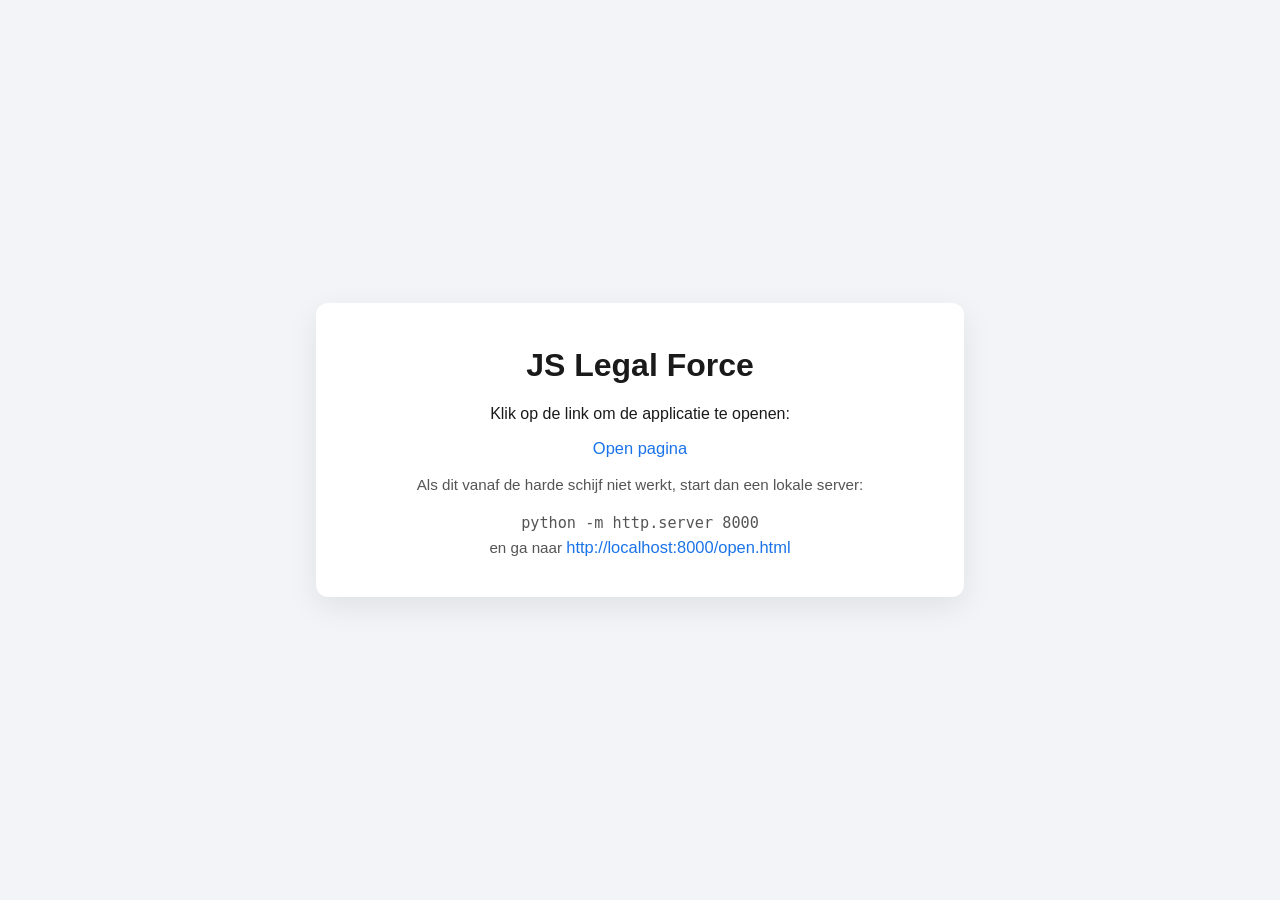
<file: open.html>
<!DOCTYPE html>
<html lang="nl">
<head>
<meta charset="UTF-8">
<title>JS Legal Force - Directe link</title>
<style>
  body{font-family:Arial,sans-serif;background:#f2f4f8;color:#1a1a1a;display:flex;align-items:center;justify-content:center;height:100vh;margin:0;}
  .card{max-width:600px;width:100%;padding:22px 24px;border-radius:12px;background:#fff;box-shadow:0 10px 30px rgba(0,0,0,0.08);text-align:center;}
  a{color:#1a73e8;text-decoration:none;font-size:1.03rem;}
  .note{margin-top:12px;color:#555;font-size:0.95rem;line-height:1.5;}
</style>
</head>
<body>
  <div class="card">
    <h1>JS Legal Force</h1>
    <p>Klik op de link om de applicatie te openen:</p>
    <p><a href="index.html" id="link">Open pagina</a></p>
    <p class="note">Als dit vanaf de harde schijf niet werkt, start dan een lokale server:</p>
    <p class="note"><code>python -m http.server 8000</code><br>en ga naar <a href="http://localhost:8000/open.html">http://localhost:8000/open.html</a></p>
  </div>
</body>
</html>
</file>
